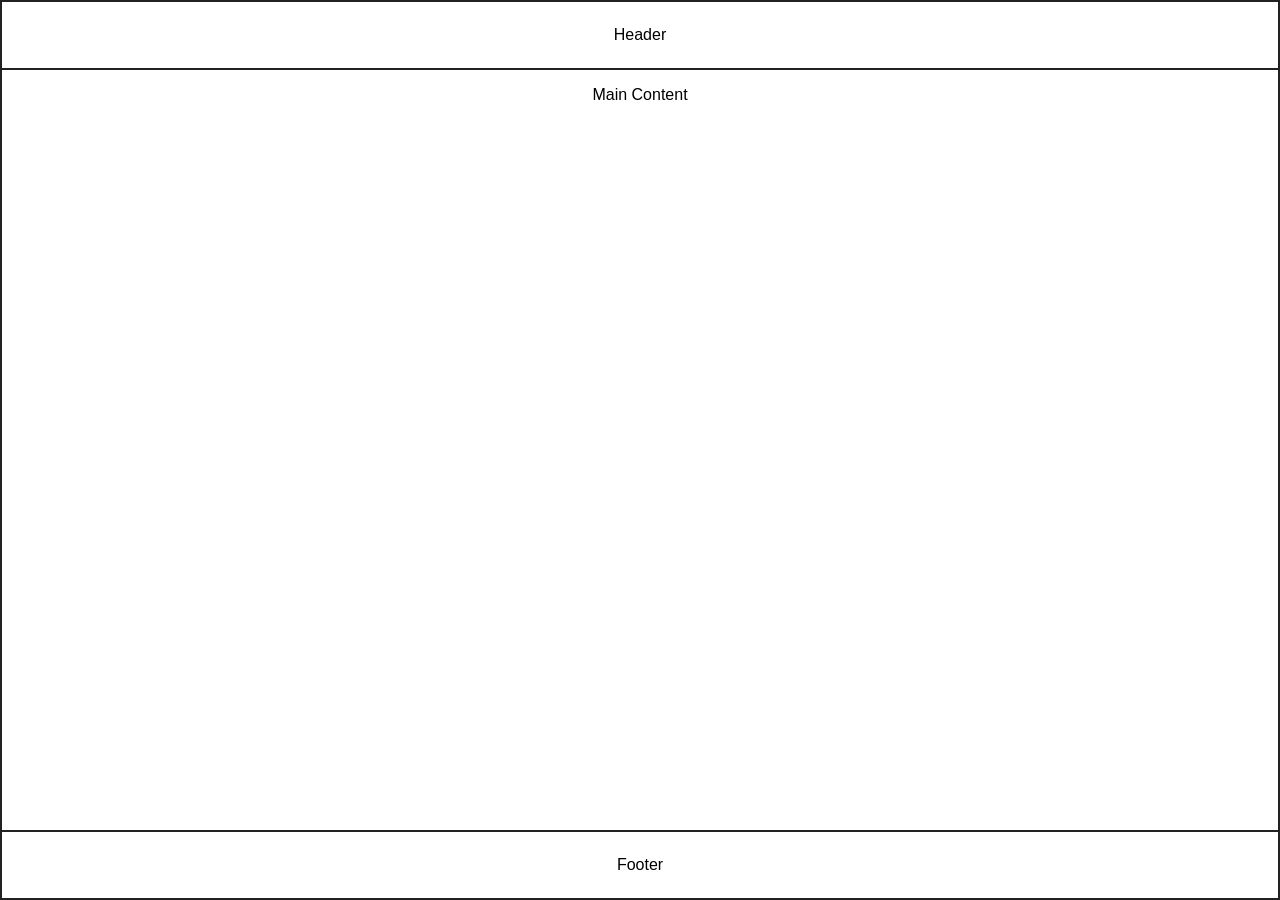
<file: level-1/index.html>
<!DOCTYPE html>
<html lang="en">
<head>
  <meta charset="UTF-8">
  <meta name="viewport" content="width=device-width, initial-scale=1.0">
  <title>Grid Layout</title>
  <link rel="stylesheet" href="grid-style.css">
</head>
<body>
  <header>Header</header>
  <main>Main Content</main>
  <footer>Footer</footer>
</body>
</html>
</file>
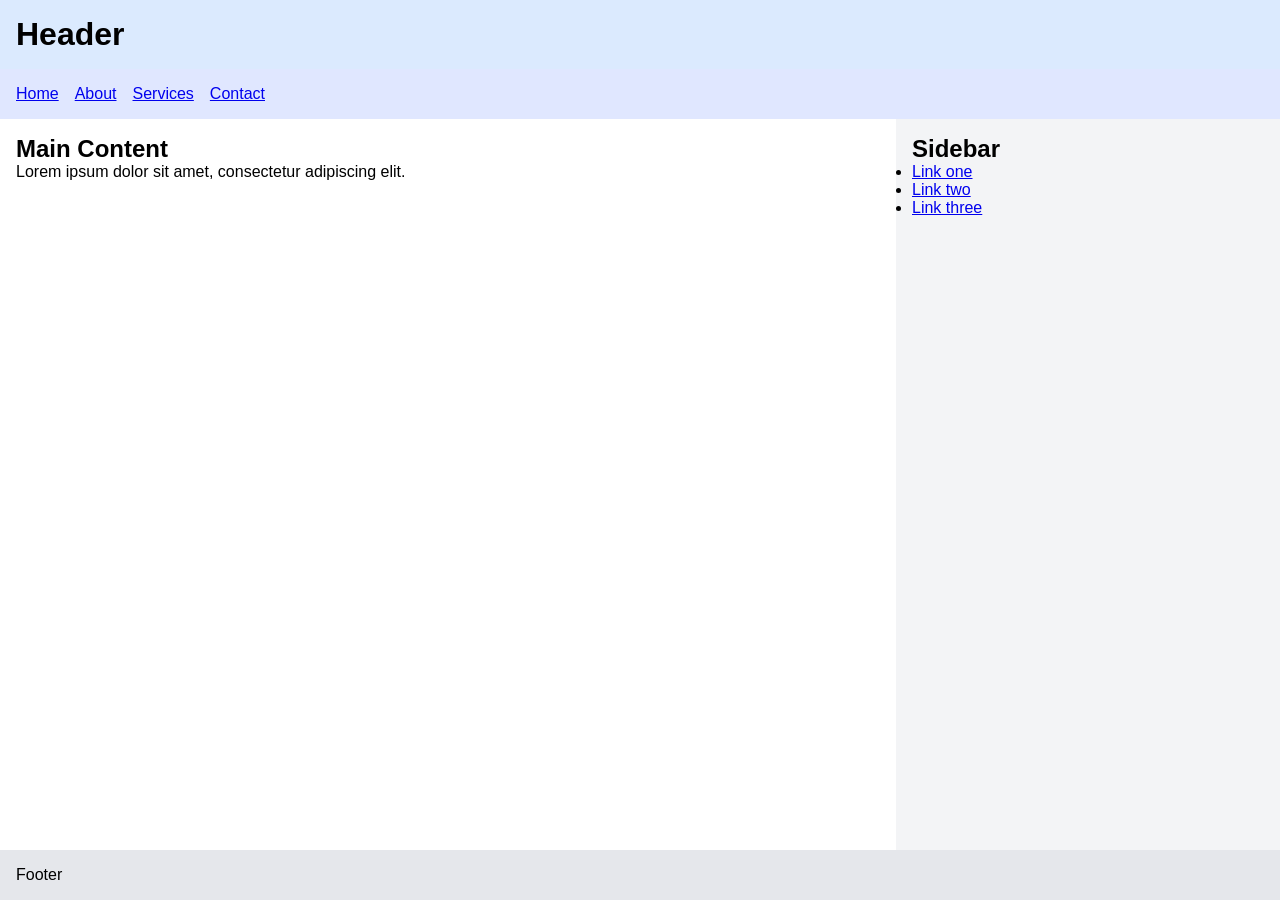
<file: level-2/index.html>
<!DOCTYPE html>
<html lang="en">
<head>
    <meta charset="UTF-8">
    <meta name="viewport" content="width=device-width, initial-scale=1.0">
    <title>Level 2 Layout</title>
    <!-- <link rel="stylesheet" href="flexbox-style.css"> -->
    <link rel="stylesheet" href="grid-style.css">
</head>
<body>
    <header class="header">
        <h1>Header</h1>
    </header>

    <nav class="nav">
        <ul>
            <li><a href="#">Home</a></li>
            <li><a href="#">About</a></li>
            <li><a href="#">Services</a></li>
            <li><a href="#">Contact</a></li>
        </ul>
    </nav>

    <div class="content">
        <main class="main-content">
            <h2>Main Content</h2>
            <p>Lorem ipsum dolor sit amet, consectetur adipiscing elit.</p>
        </main>
        <aside class="sidebar">
            <h2>Sidebar</h2>
            <ul>
                <li><a href="#">Link one</a></li>
                <li><a href="#">Link two</a></li>
                <li><a href="#">Link three</a></li>
            </ul>
        </aside>
    </div>

    <footer class="footer">
        <p>Footer</p>
    </footer>
</body>
</html>
</file>
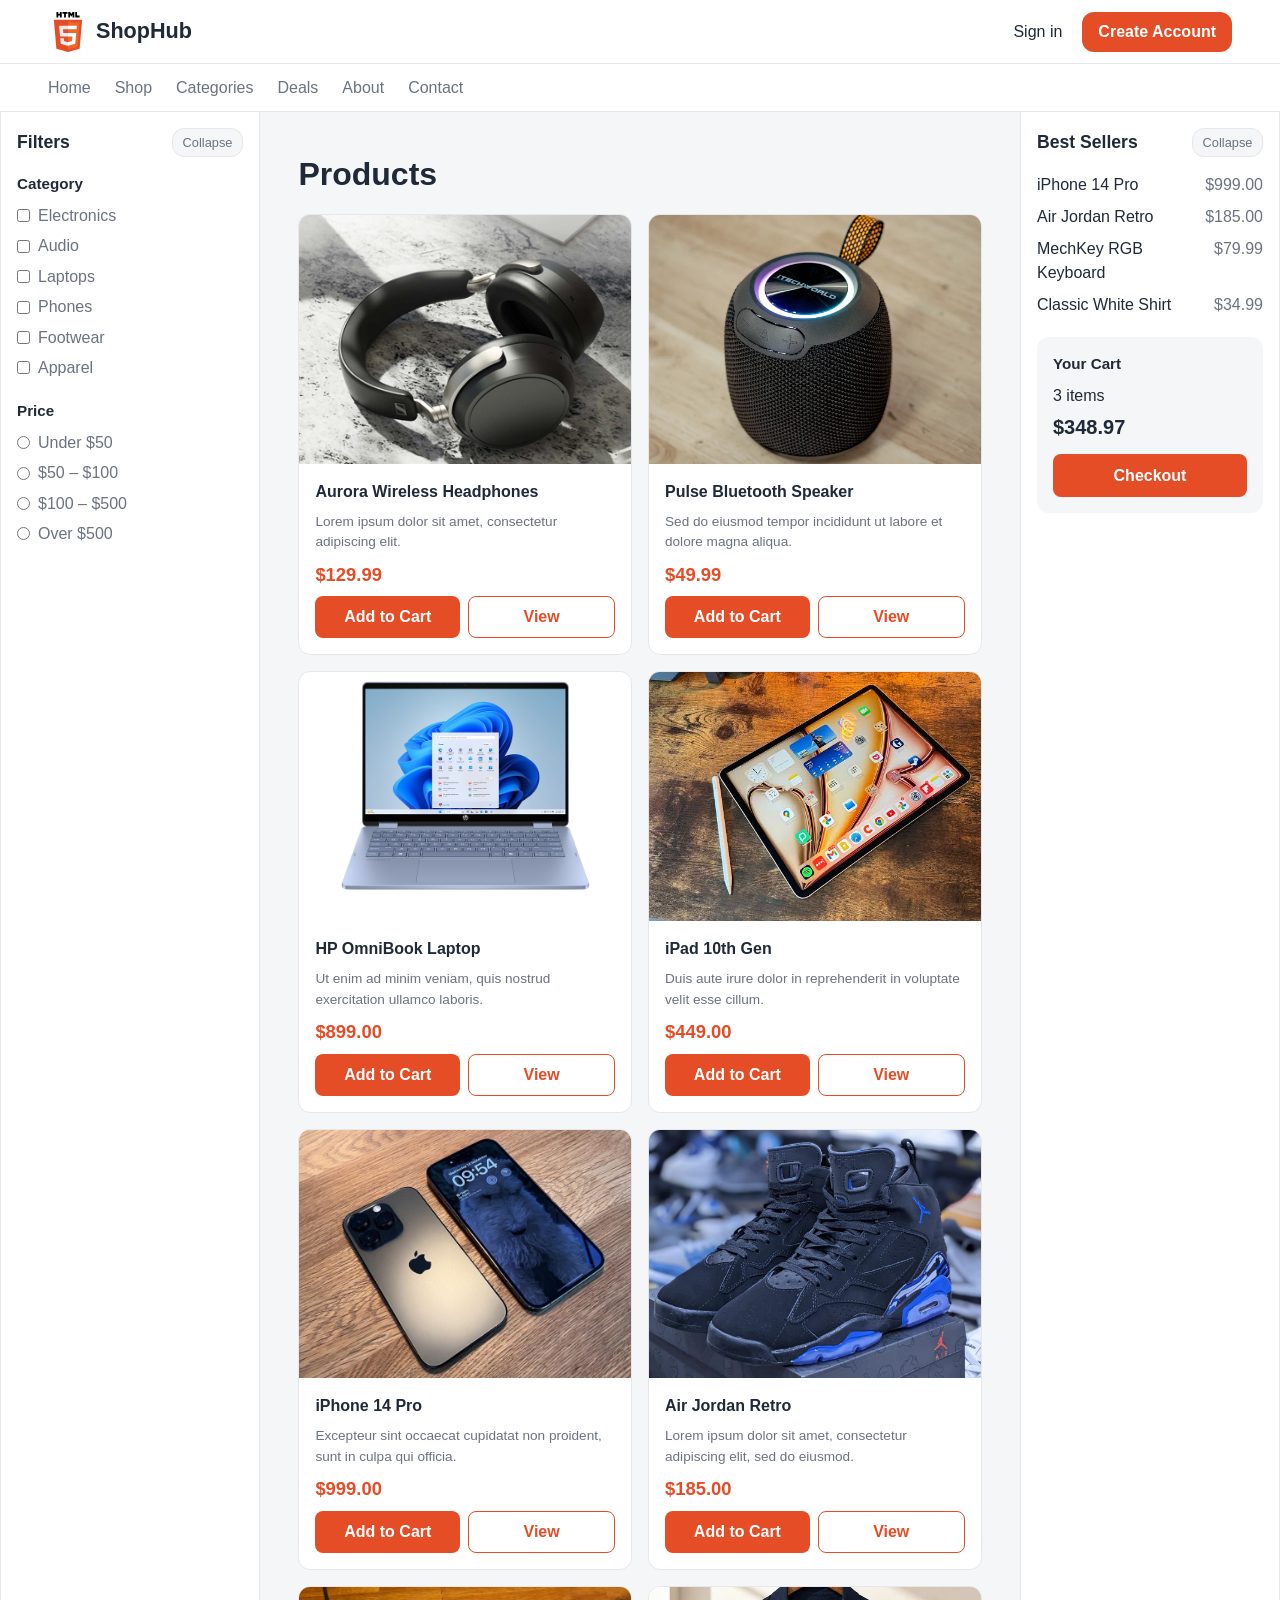
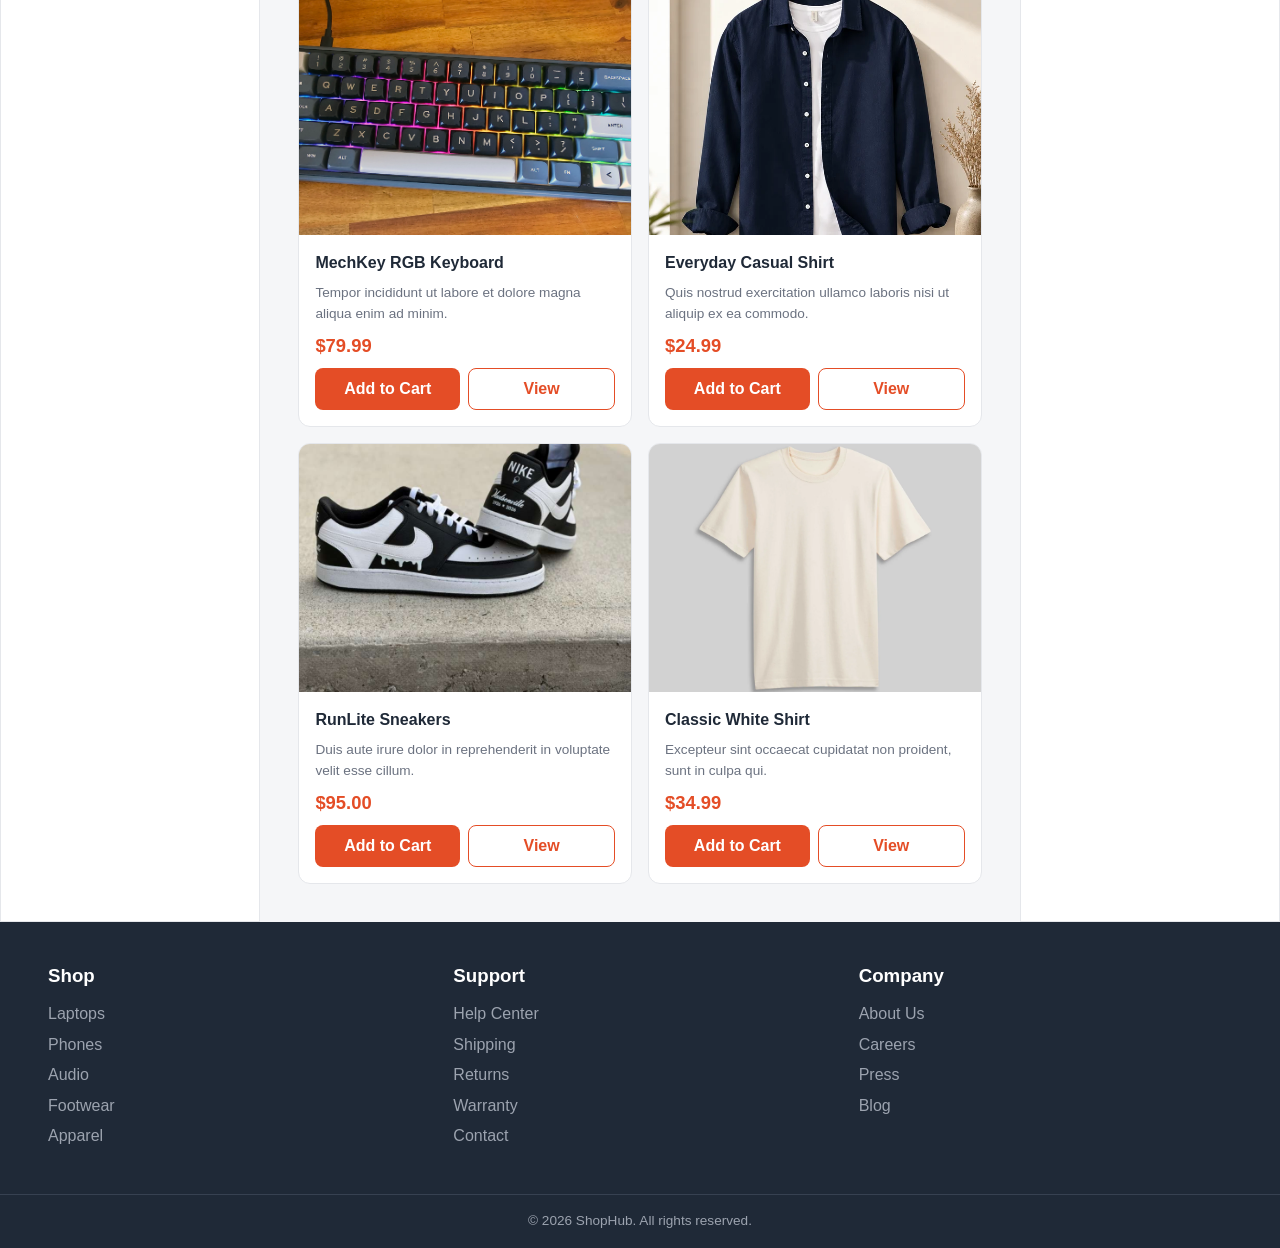
<file: level-4/index.html>
<!DOCTYPE html>
<html lang="en">
<head>
    <meta charset="UTF-8">
    <meta name="viewport" content="width=device-width, initial-scale=1.0">
    <title>ShopHub - Tech &amp; Lifestyle Store</title>

    <!-- Flexbox CSS file -->
    <!-- <link rel="stylesheet" href="flexbox-style.css"> -->
    
    <!-- Grid CSS file -->
    <link rel="stylesheet" href="grid-style.css">
</head>
<body>
    <!-- Header section -->
    <header class="site-header">
        <a class="logo" href="#">
            <img src="images/html5_logo.svg" alt="ShopHub logo" width="40" height="40">
            <span class="logo-text">ShopHub</span>
        </a>
        <div class="user-menu">
            <a class="user-signin" href="#">Sign in</a>
            <button class="create-account-btn" type="button">Create Account</button>
        </div>
    </header>

    <!-- Navigation links -->
    <nav class="site-nav" aria-label="Primary navigation">
        <ul class="nav-list">
            <li><a href="#">Home</a></li>
            <li><a href="#">Shop</a></li>
            <li><a href="#">Categories</a></li>
            <li><a href="#">Deals</a></li>
            <li><a href="#">About</a></li>
            <li><a href="#">Contact</a></li>
        </ul>
    </nav>

    <!-- Layout that contains both sidebars and the main content -->
    <div class="layout">
        
        <!-- Left sideboar -->
        <aside class="sidebar sidebar-left" id="sidebar-left">
            <div class="sidebar-header">
                <h2>Filters</h2>
                <button class="collapse-btn" type="button" data-target="sidebar-left" aria-expanded="true">Collapse</button>
            </div>
            <div class="filter-group">
                <h3>Category</h3>
                <ul class="filter-list">
                    <li><label><input type="checkbox"> Electronics</label></li>
                    <li><label><input type="checkbox"> Audio</label></li>
                    <li><label><input type="checkbox"> Laptops</label></li>
                    <li><label><input type="checkbox"> Phones</label></li>
                    <li><label><input type="checkbox"> Footwear</label></li>
                    <li><label><input type="checkbox"> Apparel</label></li>
                </ul>
            </div>
            <div class="filter-group">
                <h3>Price</h3>
                <ul class="filter-list">
                    <li><label><input type="radio" name="price"> Under $50</label></li>
                    <li><label><input type="radio" name="price"> $50 &ndash; $100</label></li>
                    <li><label><input type="radio" name="price"> $100 &ndash; $500</label></li>
                    <li><label><input type="radio" name="price"> Over $500</label></li>
                </ul>
            </div>
        </aside>

        <!-- Main content area -->
        <main class="main-content">
            <h1 class="page-title">Products</h1>
            <div class="cards">
                <article class="card">
                    <img src="images/headphones.jpg" alt="Aurora Wireless Headphones" loading="lazy">
                    <div class="card-body">
                        <h3 class="card-title">Aurora Wireless Headphones</h3>
                        <p class="card-desc">Lorem ipsum dolor sit amet, consectetur adipiscing elit.</p>
                        <span class="card-price">$129.99</span>
                        <div class="card-actions">
                            <button class="btn btn-primary" type="button">Add to Cart</button>
                            <button class="btn btn-secondary" type="button">View</button>
                        </div>
                    </div>
                </article>
                <article class="card">
                    <img src="images/bluetooth_speaker.webp" alt="Pulse Bluetooth Speaker" loading="lazy">
                    <div class="card-body">
                        <h3 class="card-title">Pulse Bluetooth Speaker</h3>
                        <p class="card-desc">Sed do eiusmod tempor incididunt ut labore et dolore magna aliqua.</p>
                        <span class="card-price">$49.99</span>
                        <div class="card-actions">
                            <button class="btn btn-primary" type="button">Add to Cart</button>
                            <button class="btn btn-secondary" type="button">View</button>
                        </div>
                    </div>
                </article>
                <article class="card">
                    <img src="images/hp_omnibook.png" alt="HP OmniBook Laptop" loading="lazy">
                    <div class="card-body">
                        <h3 class="card-title">HP OmniBook Laptop</h3>
                        <p class="card-desc">Ut enim ad minim veniam, quis nostrud exercitation ullamco laboris.</p>
                        <span class="card-price">$899.00</span>
                        <div class="card-actions">
                            <button class="btn btn-primary" type="button">Add to Cart</button>
                            <button class="btn btn-secondary" type="button">View</button>
                        </div>
                    </div>
                </article>
                <article class="card">
                    <img src="images/ipad.jpeg" alt="iPad 10th Generation" loading="lazy">
                    <div class="card-body">
                        <h3 class="card-title">iPad 10th Gen</h3>
                        <p class="card-desc">Duis aute irure dolor in reprehenderit in voluptate velit esse cillum.</p>
                        <span class="card-price">$449.00</span>
                        <div class="card-actions">
                            <button class="btn btn-primary" type="button">Add to Cart</button>
                            <button class="btn btn-secondary" type="button">View</button>
                        </div>
                    </div>
                </article>
                <article class="card">
                    <img src="images/iphone_14_pro.jpg" alt="iPhone 14 Pro" loading="lazy">
                    <div class="card-body">
                        <h3 class="card-title">iPhone 14 Pro</h3>
                        <p class="card-desc">Excepteur sint occaecat cupidatat non proident, sunt in culpa qui officia.</p>
                        <span class="card-price">$999.00</span>
                        <div class="card-actions">
                            <button class="btn btn-primary" type="button">Add to Cart</button>
                            <button class="btn btn-secondary" type="button">View</button>
                        </div>
                    </div>
                </article>
                <article class="card">
                    <img src="images/jordan_shoes.jpg" alt="Air Jordan Retro Sneakers" loading="lazy">
                    <div class="card-body">
                        <h3 class="card-title">Air Jordan Retro</h3>
                        <p class="card-desc">Lorem ipsum dolor sit amet, consectetur adipiscing elit, sed do eiusmod.</p>
                        <span class="card-price">$185.00</span>
                        <div class="card-actions">
                            <button class="btn btn-primary" type="button">Add to Cart</button>
                            <button class="btn btn-secondary" type="button">View</button>
                        </div>
                    </div>
                </article>
                <article class="card">
                    <img src="images/keyboard.jpg" alt="MechKey RGB Mechanical Keyboard" loading="lazy">
                    <div class="card-body">
                        <h3 class="card-title">MechKey RGB Keyboard</h3>
                        <p class="card-desc">Tempor incididunt ut labore et dolore magna aliqua enim ad minim.</p>
                        <span class="card-price">$79.99</span>
                        <div class="card-actions">
                            <button class="btn btn-primary" type="button">Add to Cart</button>
                            <button class="btn btn-secondary" type="button">View</button>
                        </div>
                    </div>
                </article>
                <article class="card">
                    <img src="images/shirt.webp" alt="Everyday Casual Shirt" loading="lazy">
                    <div class="card-body">
                        <h3 class="card-title">Everyday Casual Shirt</h3>
                        <p class="card-desc">Quis nostrud exercitation ullamco laboris nisi ut aliquip ex ea commodo.</p>
                        <span class="card-price">$24.99</span>
                        <div class="card-actions">
                            <button class="btn btn-primary" type="button">Add to Cart</button>
                            <button class="btn btn-secondary" type="button">View</button>
                        </div>
                    </div>
                </article>
                <article class="card">
                    <img src="images/sneakers.jpg" alt="RunLite Running Sneakers" loading="lazy">
                    <div class="card-body">
                        <h3 class="card-title">RunLite Sneakers</h3>
                        <p class="card-desc">Duis aute irure dolor in reprehenderit in voluptate velit esse cillum.</p>
                        <span class="card-price">$95.00</span>
                        <div class="card-actions">
                            <button class="btn btn-primary" type="button">Add to Cart</button>
                            <button class="btn btn-secondary" type="button">View</button>
                        </div>
                    </div>
                </article>
                <article class="card">
                    <img src="images/white_shirt.webp" alt="Classic White Shirt" loading="lazy">
                    <div class="card-body">
                        <h3 class="card-title">Classic White Shirt</h3>
                        <p class="card-desc">Excepteur sint occaecat cupidatat non proident, sunt in culpa qui.</p>
                        <span class="card-price">$34.99</span>
                        <div class="card-actions">
                            <button class="btn btn-primary" type="button">Add to Cart</button>
                            <button class="btn btn-secondary" type="button">View</button>
                        </div>
                    </div>
                </article>
            </div>
        </main>

        <!-- Right sidebar -->
        <aside class="sidebar sidebar-right" id="sidebar-right">
            <div class="sidebar-header">
                <h2>Best Sellers</h2>
                <button class="collapse-btn" type="button" data-target="sidebar-right" aria-expanded="true">Collapse</button>
            </div>
            <ul class="best-sellers">
                <li><a href="#">iPhone 14 Pro</a><span class="price">$999.00</span></li>
                <li><a href="#">Air Jordan Retro</a><span class="price">$185.00</span></li>
                <li><a href="#">MechKey RGB Keyboard</a><span class="price">$79.99</span></li>
                <li><a href="#">Classic White Shirt</a><span class="price">$34.99</span></li>
            </ul>
            <div class="cart-summary">
                <h3>Your Cart</h3>
                <p>3 items</p>
                <p class="cart-total">$348.97</p>
                <button class="checkout-btn" type="button">Checkout</button>
            </div>
        </aside>
    </div>

    <!-- Footer section -->
    <footer class="site-footer">
        <div class="footer-grid">
            <section class="footer-col">
                <h3>Shop</h3>
                <ul>
                    <li><a href="#">Laptops</a></li>
                    <li><a href="#">Phones</a></li>
                    <li><a href="#">Audio</a></li>
                    <li><a href="#">Footwear</a></li>
                    <li><a href="#">Apparel</a></li>
                </ul>
            </section>
            <section class="footer-col">
                <h3>Support</h3>
                <ul>
                    <li><a href="#">Help Center</a></li>
                    <li><a href="#">Shipping</a></li>
                    <li><a href="#">Returns</a></li>
                    <li><a href="#">Warranty</a></li>
                    <li><a href="#">Contact</a></li>
                </ul>
            </section>
            <section class="footer-col">
                <h3>Company</h3>
                <ul>
                    <li><a href="#">About Us</a></li>
                    <li><a href="#">Careers</a></li>
                    <li><a href="#">Press</a></li>
                    <li><a href="#">Blog</a></li>
                </ul>
            </section>
        </div>
        <p class="footer-copy">&copy; 2026 ShopHub. All rights reserved.</p>
    </footer>

    <script src="script.js"></script>
</body>
</html>
</file>
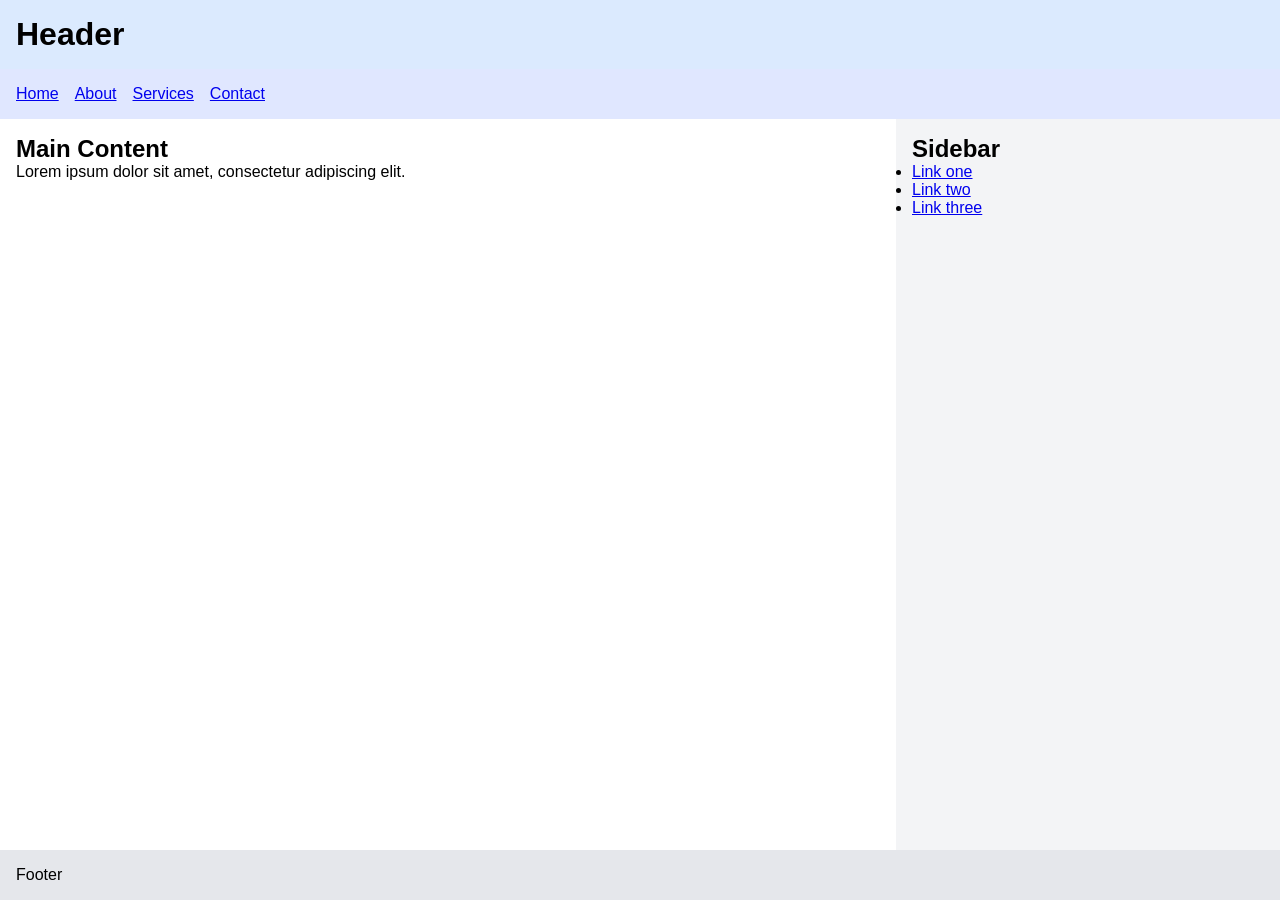
<file: level-2/flexbox.html>
<!DOCTYPE html>
<html lang="en">
<head>
    <meta charset="UTF-8">
    <meta name="viewport" content="width=device-width, initial-scale=1.0">
    <title>Level 2 Layout</title>
    <link rel="stylesheet" href="flexbox-style.css">
    <!-- <link rel="stylesheet" href="grid-style.css"> -->
</head>
<body>
    <header class="header">
        <h1>Header</h1>
    </header>

    <nav class="nav">
        <ul>
            <li><a href="#">Home</a></li>
            <li><a href="#">About</a></li>
            <li><a href="#">Services</a></li>
            <li><a href="#">Contact</a></li>
        </ul>
    </nav>

    <div class="content">
        <main class="main-content">
            <h2>Main Content</h2>
            <p>Lorem ipsum dolor sit amet, consectetur adipiscing elit.</p>
        </main>
        <aside class="sidebar">
            <h2>Sidebar</h2>
            <ul>
                <li><a href="#">Link one</a></li>
                <li><a href="#">Link two</a></li>
                <li><a href="#">Link three</a></li>
            </ul>
        </aside>
    </div>

    <footer class="footer">
        <p>Footer</p>
    </footer>
</body>
</html>
</file>
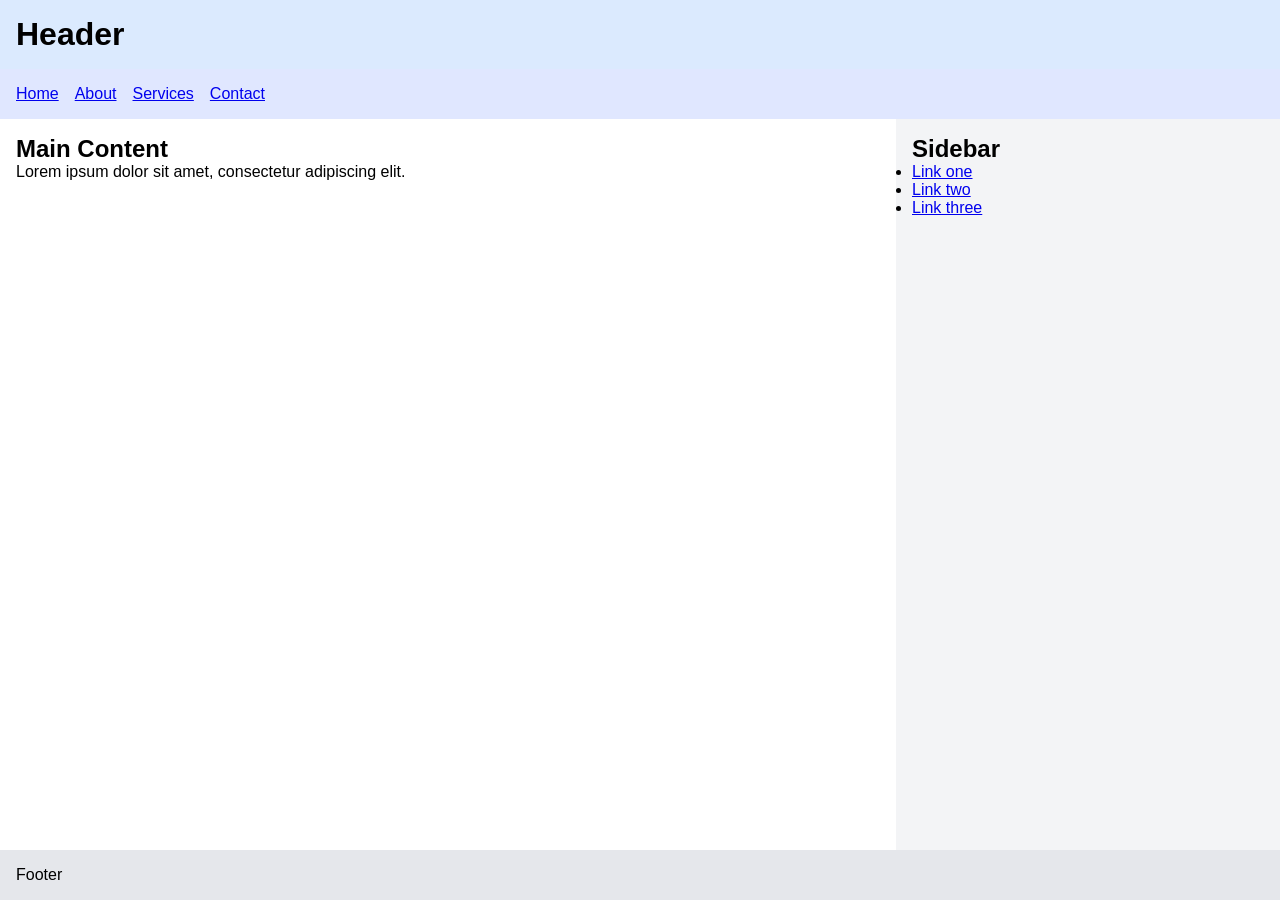
<file: level-2/grid.html>
<!DOCTYPE html>
<html lang="en">
<head>
    <meta charset="UTF-8">
    <meta name="viewport" content="width=device-width, initial-scale=1.0">
    <title>Level 2 Layout</title>
    <!-- <link rel="stylesheet" href="flexbox-style.css"> -->
    <link rel="stylesheet" href="grid-style.css">
</head>
<body>
    <header class="header">
        <h1>Header</h1>
    </header>

    <nav class="nav">
        <ul>
            <li><a href="#">Home</a></li>
            <li><a href="#">About</a></li>
            <li><a href="#">Services</a></li>
            <li><a href="#">Contact</a></li>
        </ul>
    </nav>

    <div class="content">
        <main class="main-content">
            <h2>Main Content</h2>
            <p>Lorem ipsum dolor sit amet, consectetur adipiscing elit.</p>
        </main>
        <aside class="sidebar">
            <h2>Sidebar</h2>
            <ul>
                <li><a href="#">Link one</a></li>
                <li><a href="#">Link two</a></li>
                <li><a href="#">Link three</a></li>
            </ul>
        </aside>
    </div>

    <footer class="footer">
        <p>Footer</p>
    </footer>
</body>
</html>
</file>
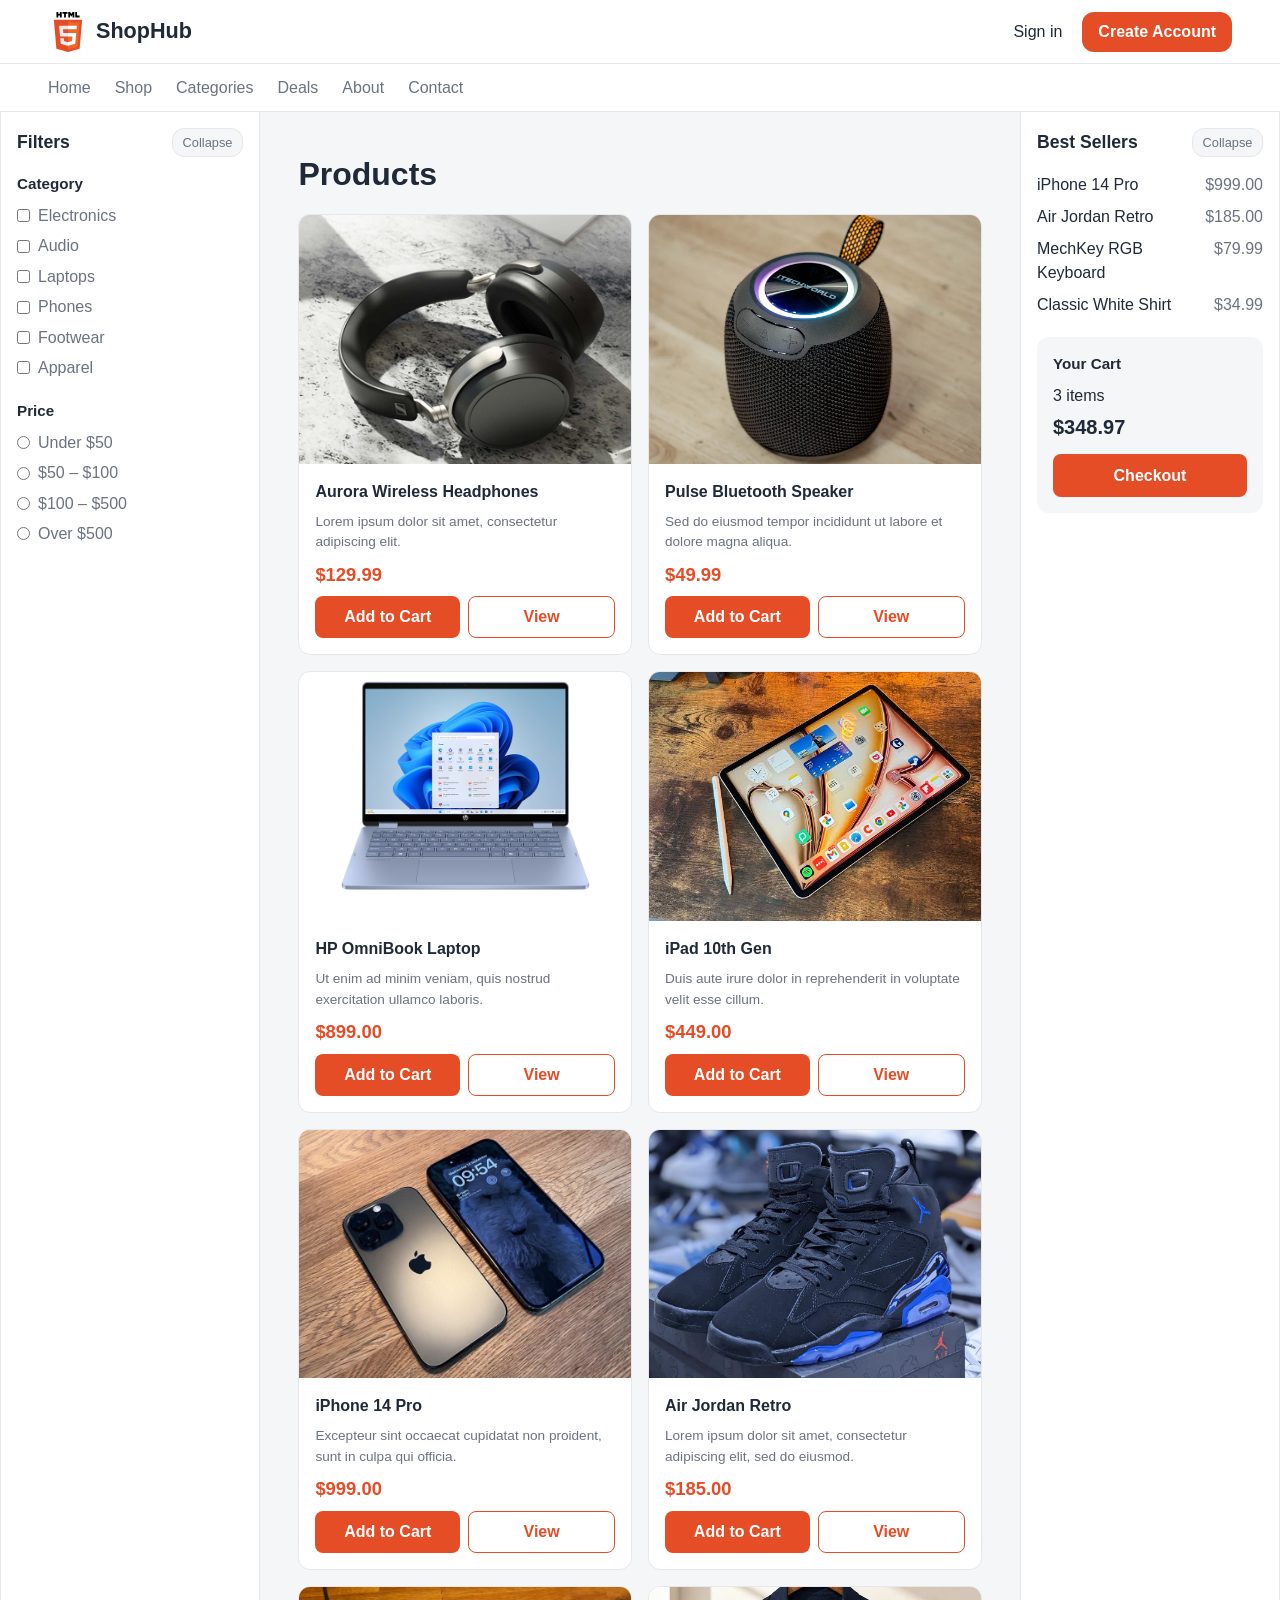
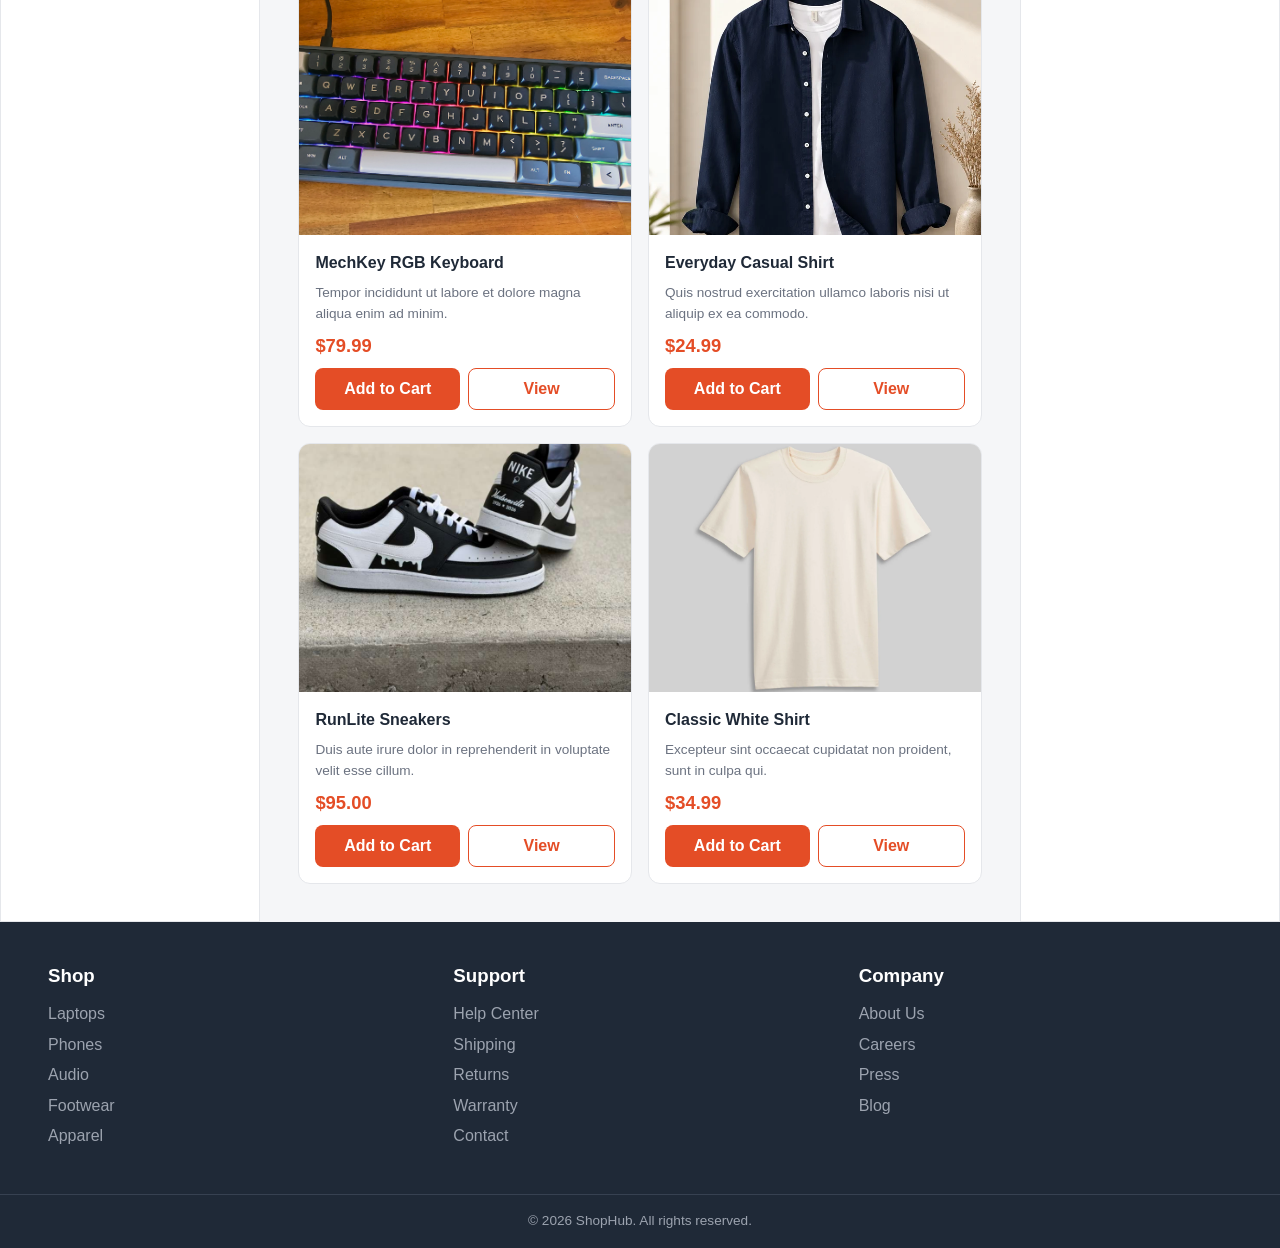
<file: level-4/flexbox.html>
<!DOCTYPE html>
<html lang="en">
<head>
    <meta charset="UTF-8">
    <meta name="viewport" content="width=device-width, initial-scale=1.0">
    <title>ShopHub - Tech &amp; Lifestyle Store</title>

    <!-- Flexbox CSS file -->
    <link rel="stylesheet" href="flexbox-style.css">
    
    <!-- Grid CSS file -->
    <!-- <link rel="stylesheet" href="grid-style.css"> -->
</head>
<body>
    <!-- Header section -->
    <header class="site-header">
        <a class="logo" href="#">
            <img src="images/html5_logo.svg" alt="ShopHub logo" width="40" height="40">
            <span class="logo-text">ShopHub</span>
        </a>
        <div class="user-menu">
            <a class="user-signin" href="#">Sign in</a>
            <button class="create-account-btn" type="button">Create Account</button>
        </div>
    </header>

    <!-- Navigation links -->
    <nav class="site-nav" aria-label="Primary navigation">
        <ul class="nav-list">
            <li><a href="#">Home</a></li>
            <li><a href="#">Shop</a></li>
            <li><a href="#">Categories</a></li>
            <li><a href="#">Deals</a></li>
            <li><a href="#">About</a></li>
            <li><a href="#">Contact</a></li>
        </ul>
    </nav>

    <!-- Layout that contains both sidebars and the main content -->
    <div class="layout">
        
        <!-- Left sideboar -->
        <aside class="sidebar sidebar-left" id="sidebar-left">
            <div class="sidebar-header">
                <h2>Filters</h2>
                <button class="collapse-btn" type="button" data-target="sidebar-left" aria-expanded="true">Collapse</button>
            </div>
            <div class="filter-group">
                <h3>Category</h3>
                <ul class="filter-list">
                    <li><label><input type="checkbox"> Electronics</label></li>
                    <li><label><input type="checkbox"> Audio</label></li>
                    <li><label><input type="checkbox"> Laptops</label></li>
                    <li><label><input type="checkbox"> Phones</label></li>
                    <li><label><input type="checkbox"> Footwear</label></li>
                    <li><label><input type="checkbox"> Apparel</label></li>
                </ul>
            </div>
            <div class="filter-group">
                <h3>Price</h3>
                <ul class="filter-list">
                    <li><label><input type="radio" name="price"> Under $50</label></li>
                    <li><label><input type="radio" name="price"> $50 &ndash; $100</label></li>
                    <li><label><input type="radio" name="price"> $100 &ndash; $500</label></li>
                    <li><label><input type="radio" name="price"> Over $500</label></li>
                </ul>
            </div>
        </aside>

        <!-- Main content area -->
        <main class="main-content">
            <h1 class="page-title">Products</h1>
            <div class="cards">
                <article class="card">
                    <img src="images/headphones.jpg" alt="Aurora Wireless Headphones" loading="lazy">
                    <div class="card-body">
                        <h3 class="card-title">Aurora Wireless Headphones</h3>
                        <p class="card-desc">Lorem ipsum dolor sit amet, consectetur adipiscing elit.</p>
                        <span class="card-price">$129.99</span>
                        <div class="card-actions">
                            <button class="btn btn-primary" type="button">Add to Cart</button>
                            <button class="btn btn-secondary" type="button">View</button>
                        </div>
                    </div>
                </article>
                <article class="card">
                    <img src="images/bluetooth_speaker.webp" alt="Pulse Bluetooth Speaker" loading="lazy">
                    <div class="card-body">
                        <h3 class="card-title">Pulse Bluetooth Speaker</h3>
                        <p class="card-desc">Sed do eiusmod tempor incididunt ut labore et dolore magna aliqua.</p>
                        <span class="card-price">$49.99</span>
                        <div class="card-actions">
                            <button class="btn btn-primary" type="button">Add to Cart</button>
                            <button class="btn btn-secondary" type="button">View</button>
                        </div>
                    </div>
                </article>
                <article class="card">
                    <img src="images/hp_omnibook.png" alt="HP OmniBook Laptop" loading="lazy">
                    <div class="card-body">
                        <h3 class="card-title">HP OmniBook Laptop</h3>
                        <p class="card-desc">Ut enim ad minim veniam, quis nostrud exercitation ullamco laboris.</p>
                        <span class="card-price">$899.00</span>
                        <div class="card-actions">
                            <button class="btn btn-primary" type="button">Add to Cart</button>
                            <button class="btn btn-secondary" type="button">View</button>
                        </div>
                    </div>
                </article>
                <article class="card">
                    <img src="images/ipad.jpeg" alt="iPad 10th Generation" loading="lazy">
                    <div class="card-body">
                        <h3 class="card-title">iPad 10th Gen</h3>
                        <p class="card-desc">Duis aute irure dolor in reprehenderit in voluptate velit esse cillum.</p>
                        <span class="card-price">$449.00</span>
                        <div class="card-actions">
                            <button class="btn btn-primary" type="button">Add to Cart</button>
                            <button class="btn btn-secondary" type="button">View</button>
                        </div>
                    </div>
                </article>
                <article class="card">
                    <img src="images/iphone_14_pro.jpg" alt="iPhone 14 Pro" loading="lazy">
                    <div class="card-body">
                        <h3 class="card-title">iPhone 14 Pro</h3>
                        <p class="card-desc">Excepteur sint occaecat cupidatat non proident, sunt in culpa qui officia.</p>
                        <span class="card-price">$999.00</span>
                        <div class="card-actions">
                            <button class="btn btn-primary" type="button">Add to Cart</button>
                            <button class="btn btn-secondary" type="button">View</button>
                        </div>
                    </div>
                </article>
                <article class="card">
                    <img src="images/jordan_shoes.jpg" alt="Air Jordan Retro Sneakers" loading="lazy">
                    <div class="card-body">
                        <h3 class="card-title">Air Jordan Retro</h3>
                        <p class="card-desc">Lorem ipsum dolor sit amet, consectetur adipiscing elit, sed do eiusmod.</p>
                        <span class="card-price">$185.00</span>
                        <div class="card-actions">
                            <button class="btn btn-primary" type="button">Add to Cart</button>
                            <button class="btn btn-secondary" type="button">View</button>
                        </div>
                    </div>
                </article>
                <article class="card">
                    <img src="images/keyboard.jpg" alt="MechKey RGB Mechanical Keyboard" loading="lazy">
                    <div class="card-body">
                        <h3 class="card-title">MechKey RGB Keyboard</h3>
                        <p class="card-desc">Tempor incididunt ut labore et dolore magna aliqua enim ad minim.</p>
                        <span class="card-price">$79.99</span>
                        <div class="card-actions">
                            <button class="btn btn-primary" type="button">Add to Cart</button>
                            <button class="btn btn-secondary" type="button">View</button>
                        </div>
                    </div>
                </article>
                <article class="card">
                    <img src="images/shirt.webp" alt="Everyday Casual Shirt" loading="lazy">
                    <div class="card-body">
                        <h3 class="card-title">Everyday Casual Shirt</h3>
                        <p class="card-desc">Quis nostrud exercitation ullamco laboris nisi ut aliquip ex ea commodo.</p>
                        <span class="card-price">$24.99</span>
                        <div class="card-actions">
                            <button class="btn btn-primary" type="button">Add to Cart</button>
                            <button class="btn btn-secondary" type="button">View</button>
                        </div>
                    </div>
                </article>
                <article class="card">
                    <img src="images/sneakers.jpg" alt="RunLite Running Sneakers" loading="lazy">
                    <div class="card-body">
                        <h3 class="card-title">RunLite Sneakers</h3>
                        <p class="card-desc">Duis aute irure dolor in reprehenderit in voluptate velit esse cillum.</p>
                        <span class="card-price">$95.00</span>
                        <div class="card-actions">
                            <button class="btn btn-primary" type="button">Add to Cart</button>
                            <button class="btn btn-secondary" type="button">View</button>
                        </div>
                    </div>
                </article>
                <article class="card">
                    <img src="images/white_shirt.webp" alt="Classic White Shirt" loading="lazy">
                    <div class="card-body">
                        <h3 class="card-title">Classic White Shirt</h3>
                        <p class="card-desc">Excepteur sint occaecat cupidatat non proident, sunt in culpa qui.</p>
                        <span class="card-price">$34.99</span>
                        <div class="card-actions">
                            <button class="btn btn-primary" type="button">Add to Cart</button>
                            <button class="btn btn-secondary" type="button">View</button>
                        </div>
                    </div>
                </article>
            </div>
        </main>

        <!-- Right sidebar -->
        <aside class="sidebar sidebar-right" id="sidebar-right">
            <div class="sidebar-header">
                <h2>Best Sellers</h2>
                <button class="collapse-btn" type="button" data-target="sidebar-right" aria-expanded="true">Collapse</button>
            </div>
            <ul class="best-sellers">
                <li><a href="#">iPhone 14 Pro</a><span class="price">$999.00</span></li>
                <li><a href="#">Air Jordan Retro</a><span class="price">$185.00</span></li>
                <li><a href="#">MechKey RGB Keyboard</a><span class="price">$79.99</span></li>
                <li><a href="#">Classic White Shirt</a><span class="price">$34.99</span></li>
            </ul>
            <div class="cart-summary">
                <h3>Your Cart</h3>
                <p>3 items</p>
                <p class="cart-total">$348.97</p>
                <button class="checkout-btn" type="button">Checkout</button>
            </div>
        </aside>
    </div>

    <!-- Footer section -->
    <footer class="site-footer">
        <div class="footer-grid">
            <section class="footer-col">
                <h3>Shop</h3>
                <ul>
                    <li><a href="#">Laptops</a></li>
                    <li><a href="#">Phones</a></li>
                    <li><a href="#">Audio</a></li>
                    <li><a href="#">Footwear</a></li>
                    <li><a href="#">Apparel</a></li>
                </ul>
            </section>
            <section class="footer-col">
                <h3>Support</h3>
                <ul>
                    <li><a href="#">Help Center</a></li>
                    <li><a href="#">Shipping</a></li>
                    <li><a href="#">Returns</a></li>
                    <li><a href="#">Warranty</a></li>
                    <li><a href="#">Contact</a></li>
                </ul>
            </section>
            <section class="footer-col">
                <h3>Company</h3>
                <ul>
                    <li><a href="#">About Us</a></li>
                    <li><a href="#">Careers</a></li>
                    <li><a href="#">Press</a></li>
                    <li><a href="#">Blog</a></li>
                </ul>
            </section>
        </div>
        <p class="footer-copy">&copy; 2026 ShopHub. All rights reserved.</p>
    </footer>

    <script src="script.js"></script>
</body>
</html>
</file>
<file: level-1/grid-style.css>
/* Grid layout */
body {
  display: grid;
  grid-template-rows: var(--bar-height) 1fr var(--bar-height);
}/* Shared look and responsive behavior: used by BOTH layouts */
:root {
  --bar-height: 70px;
}

* {
  box-sizing: border-box;
}

body {
  margin: 0;
  min-height: 100vh;
  font-family: Arial, sans-serif;
}

header,
main,
footer {
  border: 2px solid #222;
  text-align: center;
}

header,
footer {
  height: var(--bar-height);
  line-height: calc(var(--bar-height) - 4px); /* vertically centers the label */
}

main {
  padding: 1rem;
  border-block: none; /* header and footer already draw these edges */
}

/* Mobile: shorter header and footer */
@media (max-width: 600px) {
  :root {
    --bar-height: 50px;
  }

  main {
    padding: 0.5rem;
  }
}
</file>
<file: level-2/flexbox-style.css>
*{
    box-sizing: border-box;
    margin: 0;
    padding: 0;
}

body {
    min-height: 100vh;
    display: flex;
    flex-direction: column;
    font-family: sans-serif;
}

.header,
.nav,
.footer {
    width: 100%;
    padding: 1rem;
}

.header {
    background: #dbeafe;
}

.nav {
    background: #e0e7ff;
}

.nav ul {
    display: flex;
    gap: 1rem;
    list-style: none;
}

.content {
    flex: 1;
    display: flex;
    flex-wrap: wrap;
}

.main-content {
    flex-basis: 70%;
    padding: 1rem;
    background: #ffffff;
}

.sidebar {
    flex-basis: 30%;
    padding: 1rem;
    background: #f3f4f6;
}

.footer {
    background: #e5e7eb;
}

@media (max-width: 768px) {
    .main-content,
    .sidebar {
        flex-basis: 100%;
    }
}
</file>
<file: level-2/grid-style.css>
*{  box-sizing: border-box;
    margin: 0;
    padding: 0;
}

body {
    min-height: 100vh;
    display: grid;
    grid-template-rows: auto auto 1fr auto;
    grid-template-areas:
        "header"
        "nav"
        "content"
        "footer";
    font-family: sans-serif;
}

.header,
.nav,
.footer {
    padding: 1rem;
}

.header {
    grid-area: header;
    background: #dbeafe;
}

.nav {
    grid-area: nav;
    background: #e0e7ff;
}

.nav ul {
    display: flex;
    gap: 1rem;
    list-style: none;
}

.content {
    grid-area: content;
    display: grid;
    grid-template-columns: 7fr 3fr;
    grid-template-areas: "main sidebar";
}

.main-content {
    grid-area: main;
    padding: 1rem;
    background: #ffffff;
}

.sidebar {
    grid-area: sidebar;
    padding: 1rem;
    background: #f3f4f6;
}

.footer {
    grid-area: footer;
    background: #e5e7eb;
}

@media (max-width: 768px) {
    .content {
        grid-template-columns: 1fr;
        grid-template-areas:
            "main"
            "sidebar";
    }
}
</file>
<file: level-4/flexbox-style.css>
/* Resetting default browser configs */
* {
    box-sizing: border-box;
    margin: 0;
    padding: 0;
}

/* Setting CSS variables with constant values so that I don't repeat myself */
:root {
    --color-primary: #e44d26;
    --color-primary-hover: #c93a1b;
    --color-bg: #f5f6f8;
    --color-surface: #ffffff;
    --color-text: #1f2937;
    --color-muted: #6b7280;
    --color-border: #e5e7eb;

    --header-h: 64px;
    --nav-h: 48px;
    --sidebar-w: 260px;
    --gap: 1rem;
    --radius: 12px;
}

body {
    font-family: sans-serif;
    background: var(--color-bg);
    color: var(--color-text);
    line-height: 1.5;
    padding-top: var(--header-h);
}

ul {
    list-style: none;
}

a {
    color: inherit;
    text-decoration: none;
}

img {
    display: block;
    max-width: 100%;
}

button {
    font: inherit;
    cursor: pointer;
}


/* header section */
/* fixed keeps the header pinned to the top while scrolling */
.site-header {
    position: fixed;
    top: 0;
    left: 0;
    right: 0;
    height: var(--header-h);
    display: flex;
    gap: var(--gap);
    padding: 0 clamp(1rem, 4vw, 3rem);
    background: var(--color-surface);
    border-bottom: 1px solid var(--color-border);
    z-index: 100;
}

.logo {
    align-self: center;
    display: flex;
    align-items: center;
    gap: 0.5rem;
    font-size: 1.35rem;
    font-weight: 700;
}

/* Sign in and create account buttons section */
/* auto margin pushes the whole menu to the right edge */
.user-menu {
    align-self: center;
    margin-left: auto;
    display: flex;
    align-items: center;
    gap: 1.25rem;
}

.create-account-btn {
    border: none;
    background: var(--color-primary);
    color: #fff;
    border-radius: var(--radius);
    padding: 0.5rem 1rem;
    font-weight: 600;
}

.create-account-btn:hover {
    background: var(--color-primary-hover);
}

/* Navigation links, below header */
/* sticky nav that sits below the fixed header and sticks when scrolling */
.site-nav {
    position: sticky;
    top: var(--header-h);
    height: var(--nav-h);
    display: flex;
    align-items: center;
    padding: 0 clamp(1rem, 4vw, 3rem);
    background: var(--color-surface);
    border-bottom: 1px solid var(--color-border);
    z-index: 90;
}

.nav-list {
    display: flex;
    gap: 1.5rem;
}

.nav-list a {
    padding: 0.5rem 0;
    color: var(--color-muted);
    font-weight: 500;
}

.nav-list a:hover {
    color: var(--color-primary);
}

/* Layout (with both sidebars and main content area) */
.layout {
    display: flex;
    align-items: stretch;
    min-height: calc(100vh - var(--header-h) - var(--nav-h));
}

/* Shared sidebar styles (shared by both sidebars) */
/* flex shorthand = grow 0, shrink 0, basis 260px so the sidebar stays a fixed width */
/* transition makes the collapse animate smoothly */
.sidebar {
    flex: 0 0 var(--sidebar-w);
    min-width: 0;
    position: relative;
    padding: var(--gap);
    background: var(--color-surface);
    border: 1px solid var(--color-border);
    border-top: none;
    transition: flex-basis 0.3s ease;
}

.sidebar-header {
    display: flex;
    align-items: center;
    justify-content: space-between;
    margin-bottom: var(--gap);
}

.sidebar h2 {
    font-size: 1.1rem;
}

.sidebar h3 {
    font-size: 0.95rem;
    margin-bottom: 0.5rem;
}

.filter-group {
    margin-bottom: 1.25rem;
}

.filter-list li {
    margin-bottom: 0.4rem;
}

.filter-list label {
    display: flex;
    align-items: center;
    gap: 0.5rem;
    color: var(--color-muted);
}

.collapse-btn {
    border: 1px solid var(--color-border);
    background: var(--color-bg);
    color: var(--color-muted);
    border-radius: var(--radius);
    padding: 0.25rem 0.6rem;
    font-size: 0.8rem;
}

/* Styles for when the 'is-collapsed' class is active on the section with 'sidebar' class */
.sidebar.is-collapsed {
    flex-basis: 0;
    padding: 0;
    border: none;
}

/* Hide everything inside the sidebar when 'is-collapsed' class is active on sidebar */
.sidebar.is-collapsed .sidebar-header h2,
.sidebar.is-collapsed .filter-group,
.sidebar.is-collapsed .best-sellers,
.sidebar.is-collapsed .cart-summary {
    display: none;
}

/* 'is-collapsed' class will be toggled by JavaScript,
 but this is to make sure that the collapse button is still available 
 when the sidebar is collapsed */
.sidebar.is-collapsed .collapse-btn {
    position: absolute;
    top: var(--gap);
    z-index: 2;
    background: var(--color-surface);
    box-shadow: 0 2px 8px rgba(0, 0, 0, 0.15);
}

.sidebar-left.is-collapsed .collapse-btn {
    right: -4rem;
}

.sidebar-right.is-collapsed .collapse-btn {
    left: -4rem;
}

/* Main content styles */
/* 1 1 auto lets the main area grow and shrink to fill leftover space */
.main-content {
    flex: 1 1 auto;
    min-width: 0;
    padding: clamp(1rem, 3vw, 2.5rem);
}

/* clamp() makes the size fluid, grows and shrinks with the screen */
.page-title {
    margin-bottom: var(--gap);
    font-size: clamp(1.5rem, 3vw, 2rem);
}

/* The section that holds all the products card */
/* wrap drops cards to a new line, basis 280px controls how many fit per row */
.cards {
    display: flex;
    flex-wrap: wrap;
    gap: var(--gap);
}

.card {
    flex: 1 1 280px;
    display: flex;
    flex-direction: column;
    background: var(--color-surface);
    border: 1px solid var(--color-border);
    border-radius: var(--radius);
    overflow: hidden;
}

/* aspect-ratio keeps the image a set shape, object-fit crops instead of stretching */
.card img {
    width: 100%;
    aspect-ratio: 4 / 3;
    object-fit: cover;
}

.card-body {
    flex: 1;
    display: flex;
    flex-direction: column;
    gap: 0.5rem;
    padding: 1rem;
}

.card-title {
    font-size: 1rem;
}

.card-desc {
    color: var(--color-muted);
    font-size: 0.85rem;
}

.card-price {
    font-size: 1.15rem;
    font-weight: 700;
    color: var(--color-primary);
}

/* auto margin pins the buttons to the bottom of the card */
.card-actions {
    margin-top: auto;
    display: flex;
    gap: 0.5rem;
}

/* calc() adjusts the button radius from the base --radius value */
.btn {
    flex: 1;
    border: none;
    border-radius: calc(var(--radius) - 4px);
    padding: 0.5rem 0.75rem;
    font-weight: 600;
}

.btn-primary {
    background: var(--color-primary);
    color: #fff;
}

.btn-primary:hover {
    background: var(--color-primary-hover);
}

.btn-secondary {
    background: transparent;
    border: 1px solid var(--color-primary);
    color: var(--color-primary);
}

.btn-secondary:hover {
    background: var(--color-primary);
    color: #fff;
}

/* Righgt sidebar */
.best-sellers {
    margin-bottom: 1.25rem;
}

.best-sellers li {
    display: flex;
    justify-content: space-between;
    gap: 0.5rem;
    margin-bottom: 0.5rem;
}

.best-sellers .price {
    color: var(--color-muted);
}

.cart-summary {
    background: var(--color-bg);
    border-radius: var(--radius);
    padding: 1rem;
}

.cart-total {
    font-size: 1.25rem;
    font-weight: 700;
    margin: 0.25rem 0 0.75rem;
}

.checkout-btn {
    width: 100%;
    background: var(--color-primary);
    color: #fff;
    border: none;
    border-radius: calc(var(--radius) - 4px);
    padding: 0.6rem;
    font-weight: 600;
}

.checkout-btn:hover {
    background: var(--color-primary-hover);
}


/* Footer section */
.site-footer {
    background: #1f2937;
    color: #e5e7eb;
}

.footer-grid {
    display: flex;
    flex-wrap: wrap;
    gap: 2rem;
    padding: 2.5rem clamp(1rem, 4vw, 3rem);
}

/* 1 1 160px makes three equal columns that wrap on small screens */
.footer-col {
    flex: 1 1 160px;
}

.footer-col h3 {
    margin-bottom: 0.75rem;
    color: #fff;
}

.footer-col li {
    margin-bottom: 0.4rem;
}

.footer-col a {
    color: #9ca3af;
}

.footer-col a:hover {
    color: var(--color-primary);
}

/* Copyright section in the footer */
.footer-copy {
    text-align: center;
    padding: 1rem;
    border-top: 1px solid #374151;
    color: #9ca3af;
    font-size: 0.85rem;
}

/* Large screen media query */
@media (max-width: 1023px) {
    .layout {
        flex-wrap: wrap;
    }

    .sidebar-right {
        flex: 1 1 100%;
        border-top: 1px solid var(--color-border);
    }
}

/* Tablet screen media query */
@media (max-width: 767px) {
    /* order changes the visual order without touching the html */
    .main-content {
        flex: 1 1 100%;
        order: 1;
    }

    .sidebar-left {
        flex: 1 1 100%;
        order: 2;
        border-top: 1px solid var(--color-border);
    }

    .sidebar-right {
        order: 3;
    }
}

/* Mobile screen media query */
@media (max-width: 479px) {
    .site-header {
        padding: 0 1rem;
    }

    .user-menu {
        gap: 0.75rem;
    }

    .site-nav {
        position: static;
        height: auto;
        padding: 0.5rem 1rem;
    }

    .nav-list {
        flex-direction: column;
        gap: 0.25rem;
    }

    .card {
        flex-basis: 100%;
    }

    .footer-grid {
        flex-direction: column;
    }
}
</file>
<file: level-4/grid-style.css>
/* resetting default browser styles */
* {
    box-sizing: border-box;
    margin: 0;
    padding: 0;
}

/* css variables so i dont repeat the same values everywhere */
:root {
    --color-primary: #e44d26;
    --color-primary-hover: #c93a1b;
    --color-bg: #f5f6f8;
    --color-surface: #ffffff;
    --color-text: #1f2937;
    --color-muted: #6b7280;
    --color-border: #e5e7eb;

    --header-h: 64px;
    --nav-h: 48px;
    --sidebar-w: 260px;
    --gap: 1rem;
    --radius: 12px;
}

/* padding-top makes room for the fixed header */
body {
    font-family: sans-serif;
    background: var(--color-bg);
    color: var(--color-text);
    line-height: 1.5;
    padding-top: var(--header-h);
}

ul {
    list-style: none;
}

a {
    color: inherit;
    text-decoration: none;
}

img {
    display: block;
    max-width: 100%;
}

button {
    font: inherit;
    cursor: pointer;
}


/* fixed header, stays on top when scrolling */
.site-header {
    position: fixed;
    top: 0;
    left: 0;
    right: 0;
    height: var(--header-h);
    display: flex;
    gap: var(--gap);
    padding: 0 clamp(1rem, 4vw, 3rem);
    background: var(--color-surface);
    border-bottom: 1px solid var(--color-border);
    z-index: 100;
}

/* logo with the icon and the shop name */
.logo {
    align-self: center;
    display: flex;
    align-items: center;
    gap: 0.5rem;
    font-size: 1.35rem;
    font-weight: 700;
}

/* sign in and create account buttons, pushed to the right */
.user-menu {
    align-self: center;
    margin-left: auto;
    display: flex;
    align-items: center;
    gap: 1.25rem;
}

.create-account-btn {
    border: none;
    background: var(--color-primary);
    color: #fff;
    border-radius: var(--radius);
    padding: 0.5rem 1rem;
    font-weight: 600;
}

.create-account-btn:hover {
    background: var(--color-primary-hover);
}

/* sticky nav that sticks right below the header */
.site-nav {
    position: sticky;
    top: var(--header-h);
    height: var(--nav-h);
    display: flex;
    align-items: center;
    padding: 0 clamp(1rem, 4vw, 3rem);
    background: var(--color-surface);
    border-bottom: 1px solid var(--color-border);
    z-index: 90;
}

.nav-list {
    display: flex;
    gap: 1.5rem;
}

.nav-list a {
    padding: 0.5rem 0;
    color: var(--color-muted);
    font-weight: 500;
}

.nav-list a:hover {
    color: var(--color-primary);
}


/* the main grid, 3 columns and named areas so its easy to place things */
.layout {
    display: grid;
    grid-template-columns: var(--sidebar-w) 1fr var(--sidebar-w);
    grid-template-areas: "left main right";
    min-height: calc(100vh - var(--header-h) - var(--nav-h));
    transition: grid-template-columns 0.3s ease;
}

.sidebar {
    min-width: 0;
    position: relative;
    padding: var(--gap);
    background: var(--color-surface);
    border: 1px solid var(--color-border);
    border-top: none;
}

/* each section gets dropped into its area */
.sidebar-left {
    grid-area: left;
}

.main-content {
    grid-area: main;
    min-width: 0;
    padding: clamp(1rem, 3vw, 2.5rem);
}

.sidebar-right {
    grid-area: right;
}

.sidebar-header {
    display: flex;
    align-items: center;
    justify-content: space-between;
    margin-bottom: var(--gap);
}

.sidebar h2 {
    font-size: 1.1rem;
}

.sidebar h3 {
    font-size: 0.95rem;
    margin-bottom: 0.5rem;
}

.filter-group {
    margin-bottom: 1.25rem;
}

.filter-list li {
    margin-bottom: 0.4rem;
}

.filter-list label {
    display: flex;
    align-items: center;
    gap: 0.5rem;
    color: var(--color-muted);
}

.collapse-btn {
    border: 1px solid var(--color-border);
    background: var(--color-bg);
    color: var(--color-muted);
    border-radius: var(--radius);
    padding: 0.25rem 0.6rem;
    font-size: 0.8rem;
}

/* js adds is-collapsed to hide the sidebar content */
.sidebar.is-collapsed {
    padding: 0;
    border: none;
}

.sidebar.is-collapsed .sidebar-header h2,
.sidebar.is-collapsed .filter-group,
.sidebar.is-collapsed .best-sellers,
.sidebar.is-collapsed .cart-summary {
    display: none;
}

.sidebar.is-collapsed .collapse-btn {
    position: absolute;
    top: var(--gap);
    z-index: 2;
    background: var(--color-surface);
    box-shadow: 0 2px 8px rgba(0, 0, 0, 0.15);
}

.sidebar-left.is-collapsed .collapse-btn {
    right: -4rem;
}

.sidebar-right.is-collapsed .collapse-btn {
    left: -4rem;
}

.page-title {
    margin-bottom: var(--gap);
    font-size: clamp(1.5rem, 3vw, 2rem);
}

/* auto-fill makes as many columns as fit, minmax keeps them at least 280px wide */
.cards {
    display: grid;
    grid-template-columns: repeat(auto-fill, minmax(280px, 1fr));
    gap: var(--gap);
}

.card {
    display: flex;
    flex-direction: column;
    background: var(--color-surface);
    border: 1px solid var(--color-border);
    border-radius: var(--radius);
    overflow: hidden;
}

/* keeps the images a fixed shape and crops them */
.card img {
    width: 100%;
    aspect-ratio: 4 / 3;
    object-fit: cover;
}

.card-body {
    flex: 1;
    display: flex;
    flex-direction: column;
    gap: 0.5rem;
    padding: 1rem;
}

.card-title {
    font-size: 1rem;
}

.card-desc {
    color: var(--color-muted);
    font-size: 0.85rem;
}

.card-price {
    font-size: 1.15rem;
    font-weight: 700;
    color: var(--color-primary);
}

.card-actions {
    margin-top: auto;
    display: flex;
    gap: 0.5rem;
}

.btn {
    flex: 1;
    border: none;
    border-radius: calc(var(--radius) - 4px);
    padding: 0.5rem 0.75rem;
    font-weight: 600;
}

.btn-primary {
    background: var(--color-primary);
    color: #fff;
}

.btn-primary:hover {
    background: var(--color-primary-hover);
}

.btn-secondary {
    background: transparent;
    border: 1px solid var(--color-primary);
    color: var(--color-primary);
}

.btn-secondary:hover {
    background: var(--color-primary);
    color: #fff;
}

.best-sellers {
    margin-bottom: 1.25rem;
}

.best-sellers li {
    display: flex;
    justify-content: space-between;
    gap: 0.5rem;
    margin-bottom: 0.5rem;
}

.best-sellers .price {
    color: var(--color-muted);
}

.cart-summary {
    background: var(--color-bg);
    border-radius: var(--radius);
    padding: 1rem;
}

.cart-total {
    font-size: 1.25rem;
    font-weight: 700;
    margin: 0.25rem 0 0.75rem;
}

.checkout-btn {
    width: 100%;
    background: var(--color-primary);
    color: #fff;
    border: none;
    border-radius: calc(var(--radius) - 4px);
    padding: 0.6rem;
    font-weight: 600;
}

.checkout-btn:hover {
    background: var(--color-primary-hover);
}

.site-footer {
    background: #1f2937;
    color: #e5e7eb;
}

/* 3 equal columns for the footer links */
.footer-grid {
    display: grid;
    grid-template-columns: repeat(3, 1fr);
    gap: 2rem;
    padding: 2.5rem clamp(1rem, 4vw, 3rem);
}

.footer-col h3 {
    margin-bottom: 0.75rem;
    color: #fff;
}

.footer-col li {
    margin-bottom: 0.4rem;
}

.footer-col a {
    color: #9ca3af;
}

.footer-col a:hover {
    color: var(--color-primary);
}

.footer-copy {
    text-align: center;
    padding: 1rem;
    border-top: 1px solid #374151;
    color: #9ca3af;
    font-size: 0.85rem;
}


/* these classes are added by js and shrink the collapsed column to 0 */
.layout.sidebar-left-collapsed {
    grid-template-columns: 0 1fr var(--sidebar-w);
}

.layout.sidebar-right-collapsed {
    grid-template-columns: var(--sidebar-w) 1fr 0;
}

.layout.sidebar-left-collapsed.sidebar-right-collapsed {
    grid-template-columns: 0 1fr 0;
}

/* tablet: right sidebar drops full width below */
@media (max-width: 1023px) {
    .layout {
        grid-template-columns: var(--sidebar-w) 1fr;
        grid-template-areas:
            "left main"
            "right right";
    }

    .layout.sidebar-left-collapsed {
        grid-template-columns: 0 1fr;
    }

    .sidebar-right {
        border-top: 1px solid var(--color-border);
    }

    .sidebar-right.is-collapsed .collapse-btn {
        left: var(--gap);
        right: auto;
    }
}

/* small tablet: everythign stacks */
@media (max-width: 767px) {
    .layout {
        grid-template-columns: 1fr;
        grid-template-areas:
            "main"
            "left"
            "right";
    }

    .sidebar-left,
    .sidebar-right {
        border-top: 1px solid var(--color-border);
    }

    .sidebar.is-collapsed .collapse-btn {
        left: var(--gap);
        right: auto;
    }
}

/* mobile: single column everywhere */
@media (max-width: 479px) {
    .site-header {
        padding: 0 1rem;
    }

    .user-menu {
        gap: 0.75rem;
    }

    .site-nav {
        position: static;
        height: auto;
        padding: 0.5rem 1rem;
    }

    .nav-list {
        flex-direction: column;
        gap: 0.25rem;
    }

    .cards {
        grid-template-columns: 1fr;
    }

    .footer-grid {
        grid-template-columns: 1fr;
    }
}
</file>
